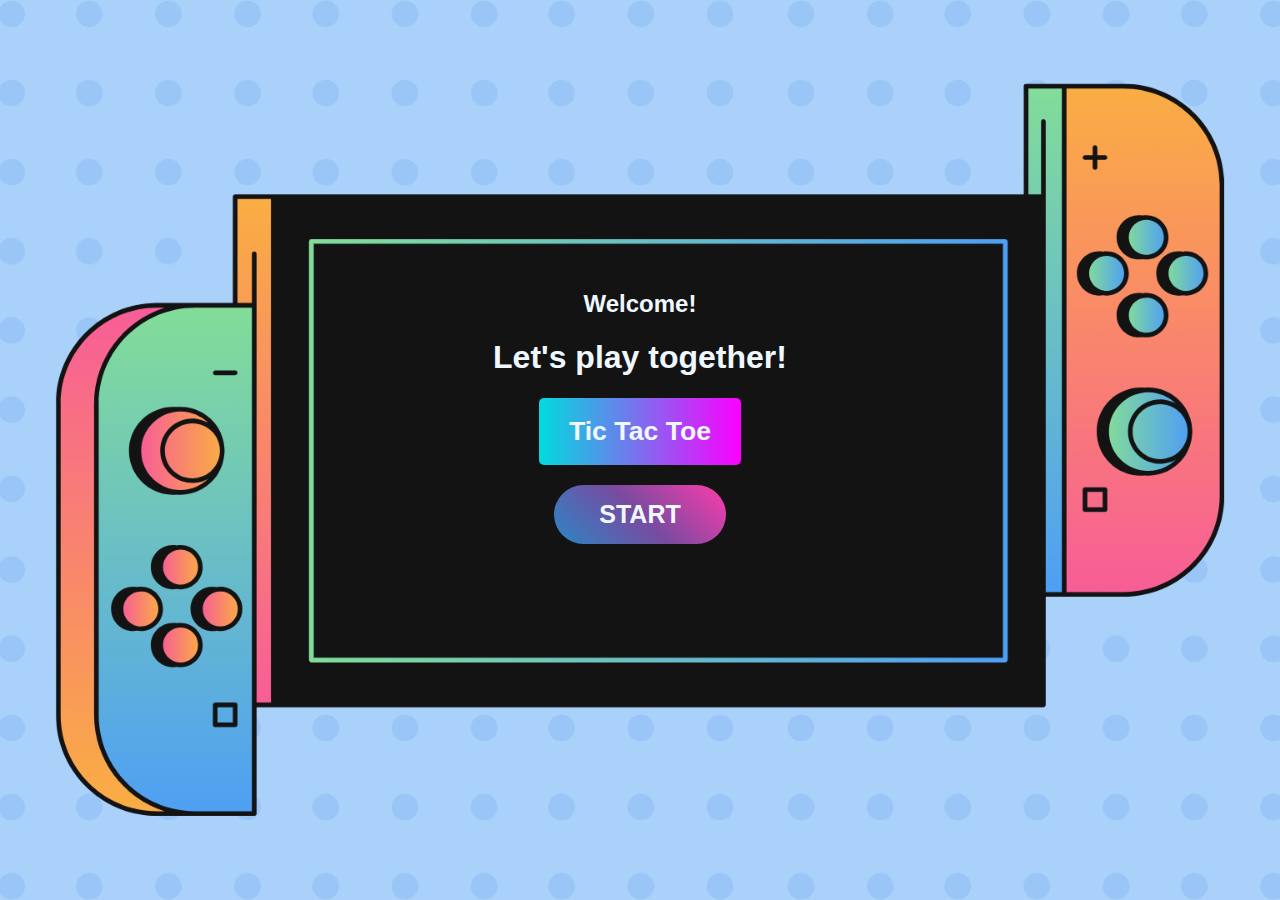
<file: index.html>
<!DOCTYPE html>
<html lang="en">
<head>
    <meta charset="UTF-8">
    <meta name="viewport" content="width=device-width, initial-scale=1.0">
    <title>Tic Tac Toe</title>
    <link rel="stylesheet" href="mainStyle.css">
</head>
<body>

    <div class="container">
    <h2>
        Welcome!
    </h2>

    <div class="name">
        <h1>Let's play together!</h1>
    </div>

    
        <button class="tic">
            <h1>Tic Tac Toe</h1>
        </button><br>
    

    <a href="main.html">
        <button class="play">
            START
        </button>
    </a>
    </div>

</body>
</html>
</file>
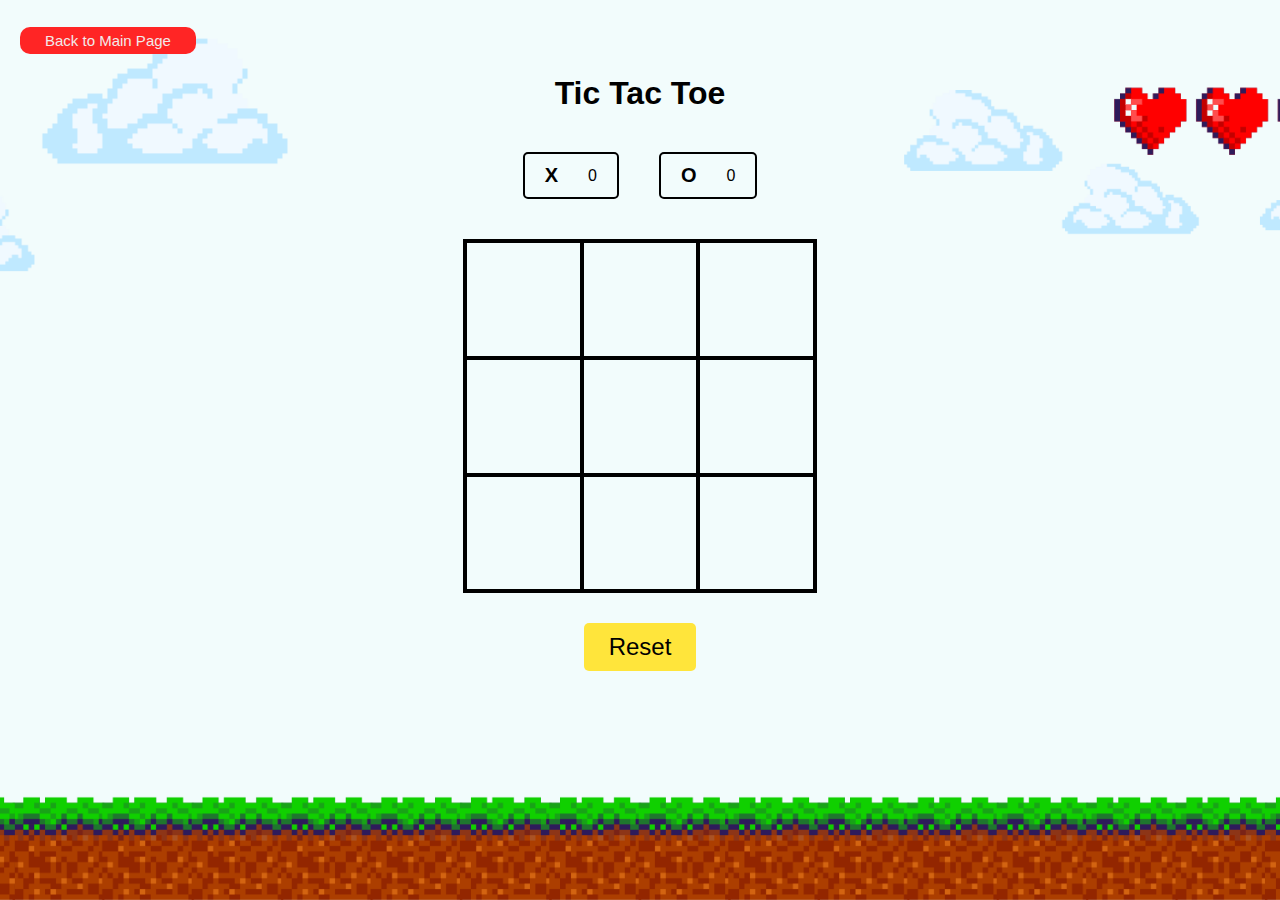
<file: main.html>
<!DOCTYPE html>
<html lang="en">
<head>
    <meta charset="UTF-8">
    <meta name="viewport" content="width=device-width, initial-scale=1.0">
    <title>Tic Tac Toe</title>
    <link rel="stylesheet" href="style.css">
</head>
<body>
    <a href="index.html" class="Back">
        <button class="back">
            Back to Main Page
        </button>
    </a>

    <div>
        <h1 class="heading">Tic Tac Toe</h1>
    </div>
    
    <div class="score">
        <div class="x">
            <span>X</span>
            <span id="xWin">0</span>
        </div>
        <div class="o">
            <span>O</span>
            <span id="oWin">0</span>
        </div>
    </div>

    <div class="grid">
    <div class="box"></div>
    <div class="box"></div>
    <div class="box"></div>
    <div class="box"></div>
    <div class="box"></div>
    <div class="box"></div>
    <div class="box"></div>
    <div class="box"></div>
    <div class="box"></div>
    </div>

    <h2 id="result"></h2>
    <button id="reset" onclick="resetGame()">Reset</button>
</body>

<script src="game.js"></script>
</html>
</file>
<file: mainStyle.css>
*{
    font-family: sans-serif;
    transition: 0.2s ease-in-out;
}

body {
    background-image: url('Background.png');
    background-attachment: fixed;
    background-position: center;
    background-repeat: no-repeat;
    background-size: cover;

    margin: 0;
    padding: 0;
    width: 100vw;
    text-align: center;
    padding-top: 30vh;
    color: aliceblue;
}

.tic{
    background-color: #00DBDE;
    background-image: linear-gradient(90deg, #00DBDE 0%, #FC00FF 100%);
    padding: 0 30px;
    color: aliceblue;
    border: 0;
    border-radius: 5px;
}

.play {
    cursor: pointer;
    margin-top: 20px;
    background-color: #FF3CAC;
    background-image: linear-gradient(225deg, #FF3CAC 0%, #784BA0 50%, #2B86C5 100%);
    padding: 15px 45px;
    border: 0;
    border-radius: 35px;
    color: aliceblue;
    font-weight: bold;
    font-size: 25px;
}

.play:hover {
    background-color: #FBDA61;
    background-image: linear-gradient(45deg, #FBDA61 0%, #FF5ACD 100%);
    padding: 15px 55px;
    font-size: bolder;
    font-size: 30px;
}
</file>
<file: style.css>
*{
    font-family: sans-serif;
    color: black;
    transition: 0.2s ease-in-out;
}

body {
    
    background-image: url('imgBackground.png');
    background-attachment: fixed;
    background-position: center;
    background-repeat: no-repeat;
    background-size: cover;

    margin: 0;
    padding: 0;
    width: 100vw;
    text-align: center;
    padding-top: 3vh;
    color: black;
}

.heading {
    font-weight: 800;
}

.score {
    gap: 40px;
    margin: 40px auto;
    display: flex;
    justify-content: center;
}

.x, .o {
    gap: 30px;
    display: flex;
    border-radius: 5px;
    padding: 10px 20px;
    border: 2px solid black;
}

.x span:first-child,
.o span:first-child{
    font-size: 20px;
    font-weight: 600;
}

#xWin ,#oWin {
    padding-top: 3px;
}
.grid{
    display: grid;
    grid-template-columns: repeat(3, 1fr);
    grid-template-rows: repeat(3, 1fr);
    height: 350px;
    width: 350px;
    margin: 30px auto;
    border: 2px solid black;
    
}

.box {
    display: flex;
    align-items: center;
    justify-content: center;
    cursor: pointer;
    font-size: 3rem;
    font-weight: 700;
    border: 2px solid black;
}

.box:hover {
    background-color:#FFE53B;
}

#reset {
    cursor: pointer;
    background-color: #FFE53B;
    padding: 10px 25px;
    border: none;
    font-size: 1.5rem;
    border-radius: 5px;
    
}

#reset:hover {
    padding: 10px 45px;
    background-color: #2BFF88;
    
}

.Back{
    display: flex;
    margin: 0 20px;
    text-decoration: none;
}

.back {
    cursor: pointer;
    background-color: #FF2525;
    border: 0;
    color: rgb(242, 234, 234);
    border-radius: 10px;
    padding: 5px 25px;
    font-size: 15px;
}

.back:hover {
    background-color: #FFE53B;
    color: black;
    padding: 5px 25px;
}
</file>
